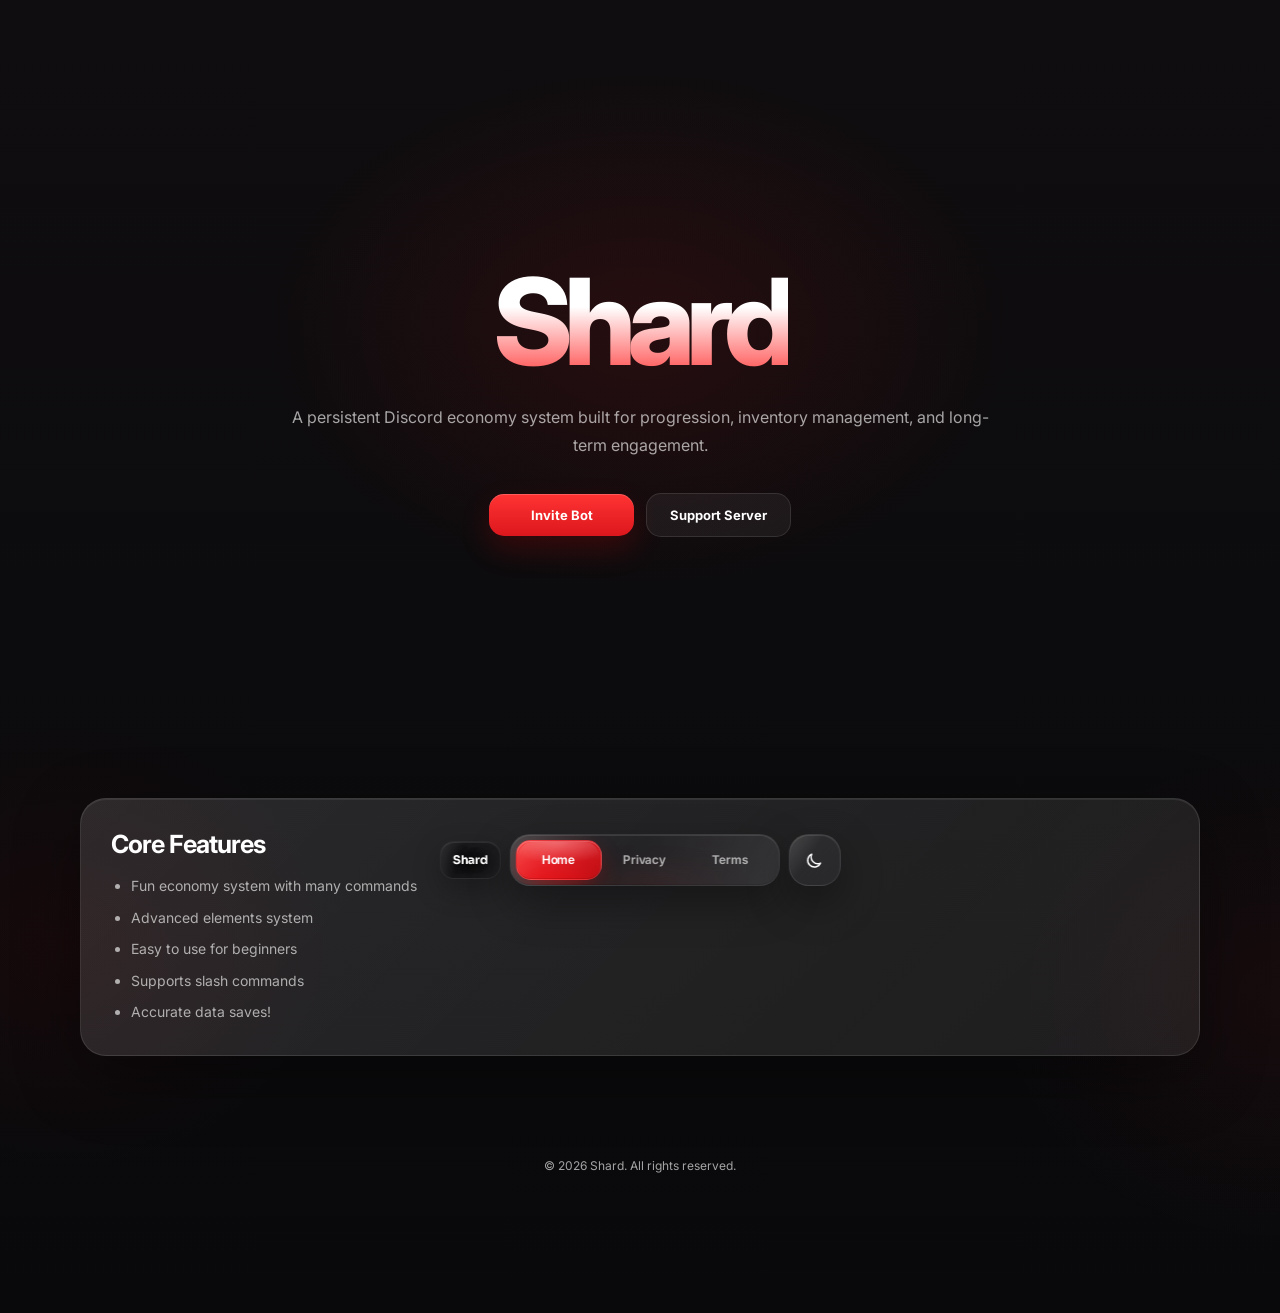
<file: index.html>
<!DOCTYPE html>
<html lang="en">
<head>
<meta charset="UTF-8">
<meta name="viewport" content="width=device-width, initial-scale=1.0">
<title>Shard • Discord Economy Bot</title>
<link rel="stylesheet" href="style.css">
</head>
<body class="">

<div class="container">
<nav class="floating-nav">
    <div class="brand">Shard</div>

    <div class="page-nav" id="pageNav">
        <span class="nav-slider" id="navSlider"></span>

        <a href="index.html" data-page="index.html">Home</a>
        <a href="privacy.html" data-page="privacy.html">Privacy</a>
        <a href="terms.html" data-page="terms.html">Terms</a>
    </div>

    <button class="theme-toggle" id="themeToggle" type="button" aria-label="Toggle theme">
        <span class="theme-icon moon">
            <svg viewBox="0 0 24 24">
                <path d="M20 15.2A8.5 8.5 0 0 1 8.8 4 8.5 8.5 0 1 0 20 15.2Z"/>
            </svg>
        </span>

        <span class="theme-icon sun">
            <svg viewBox="0 0 24 24">
                <circle cx="12" cy="12" r="3.5"/>
                <path d="M12 2V4"/>
                <path d="M12 20V22"/>
                <path d="M4.93 4.93L6.34 6.34"/>
                <path d="M17.66 17.66L19.07 19.07"/>
                <path d="M2 12H4"/>
                <path d="M20 12H22"/>
                <path d="M4.93 19.07L6.34 17.66"/>
                <path d="M17.66 6.34L19.07 4.93"/>
            </svg>
        </span>
    </button>
</nav>

<section class="hero">
    <h1>Shard</h1>
    <p>A persistent Discord economy system built for progression, inventory management, and long-term engagement.</p>

    <div class="buttons">
        <a href="https://discord.com/oauth2/authorize?client_id=1167810483051565056&scope=bot%20applications.commands&permissions=0" class="primary">Invite Bot</a>
        <a href="https://discord.gg/g22FcFpw66" class="secondary">Support Server</a>
    </div>
</section>

<section class="section">
    <div class="card">
        <h2>Core Features</h2>
        <ul>
            <li>Fun economy system with many commands</li>
            <li>Advanced elements system</li>
            <li>Easy to use for beginners</li>
            <li>Supports slash commands</li>
            <li>Accurate data saves!</li>
        </ul>
    </div>
</section>

<div class="footer">
    © 2026 Shard. All rights reserved.
</div>
</div>

<script src="script.js"></script>
</body>
</html>
</file>
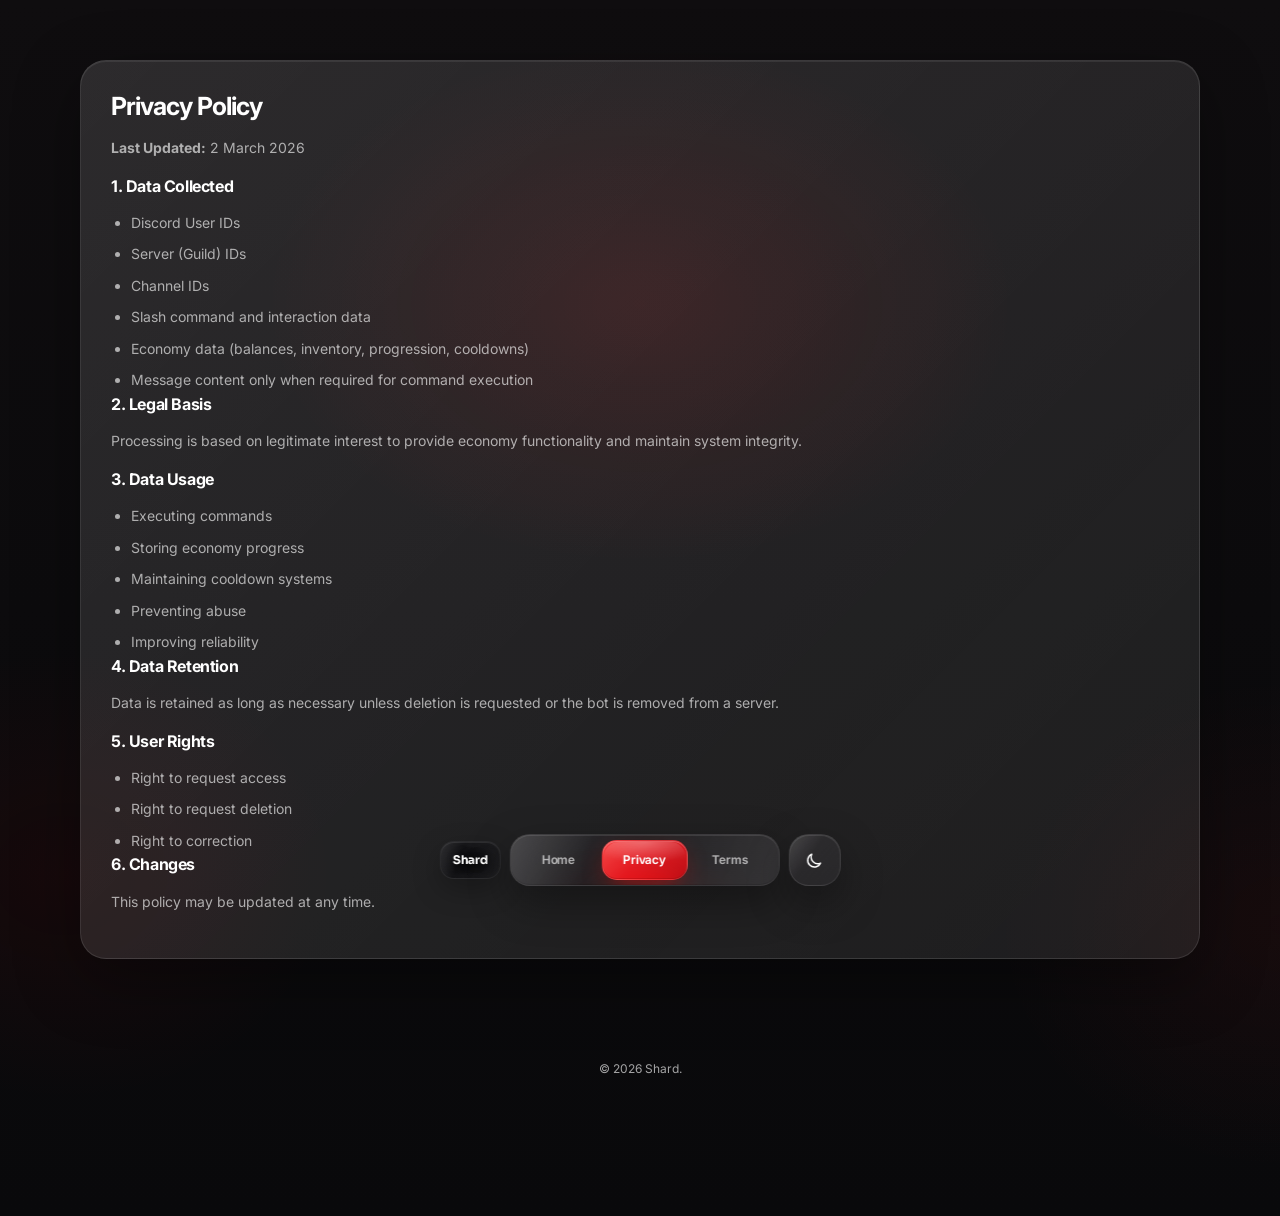
<file: privacy.html>
<!DOCTYPE html>
<html lang="en">
<head>
<meta charset="UTF-8">
<meta name="viewport" content="width=device-width, initial-scale=1.0">
<title>Shard • Privacy Policy</title>
<link rel="stylesheet" href="style.css">
</head>
<body class="">

<div class="container">
<nav class="floating-nav">
    <div class="brand">Shard</div>

    <div class="page-nav" id="pageNav">
        <span class="nav-slider" id="navSlider"></span>

        <a href="index.html" data-page="index.html">Home</a>
        <a href="privacy.html" data-page="privacy.html">Privacy</a>
        <a href="terms.html" data-page="terms.html">Terms</a>
    </div>

    <button class="theme-toggle" id="themeToggle" type="button" aria-label="Toggle theme">
        <span class="theme-icon moon">
            <svg viewBox="0 0 24 24">
                <path d="M20 15.2A8.5 8.5 0 0 1 8.8 4 8.5 8.5 0 1 0 20 15.2Z"/>
            </svg>
        </span>

        <span class="theme-icon sun">
            <svg viewBox="0 0 24 24">
                <circle cx="12" cy="12" r="3.5"/>
                <path d="M12 2V4"/>
                <path d="M12 20V22"/>
                <path d="M4.93 4.93L6.34 6.34"/>
                <path d="M17.66 17.66L19.07 19.07"/>
                <path d="M2 12H4"/>
                <path d="M20 12H22"/>
                <path d="M4.93 19.07L6.34 17.66"/>
                <path d="M17.66 6.34L19.07 4.93"/>
            </svg>
        </span>
    </button>
</nav>

<div class="section">
<div class="card">
<h2>Privacy Policy</h2>
<p><strong>Last Updated:</strong> 2 March 2026</p>

<h3>1. Data Collected</h3>
<ul>
<li>Discord User IDs</li>
<li>Server (Guild) IDs</li>
<li>Channel IDs</li>
<li>Slash command and interaction data</li>
<li>Economy data (balances, inventory, progression, cooldowns)</li>
<li>Message content only when required for command execution</li>
</ul>

<h3>2. Legal Basis</h3>
<p>Processing is based on legitimate interest to provide economy functionality and maintain system integrity.</p>

<h3>3. Data Usage</h3>
<ul>
<li>Executing commands</li>
<li>Storing economy progress</li>
<li>Maintaining cooldown systems</li>
<li>Preventing abuse</li>
<li>Improving reliability</li>
</ul>

<h3>4. Data Retention</h3>
<p>Data is retained as long as necessary unless deletion is requested or the bot is removed from a server.</p>

<h3>5. User Rights</h3>
<ul>
<li>Right to request access</li>
<li>Right to request deletion</li>
<li>Right to correction</li>
</ul>

<h3>6. Changes</h3>
<p>This policy may be updated at any time.</p>
</div>
</div>

<div class="footer">
    © 2026 Shard.
</div>
</div>

<script src="script.js"></script>
</body>
</html>
</file>
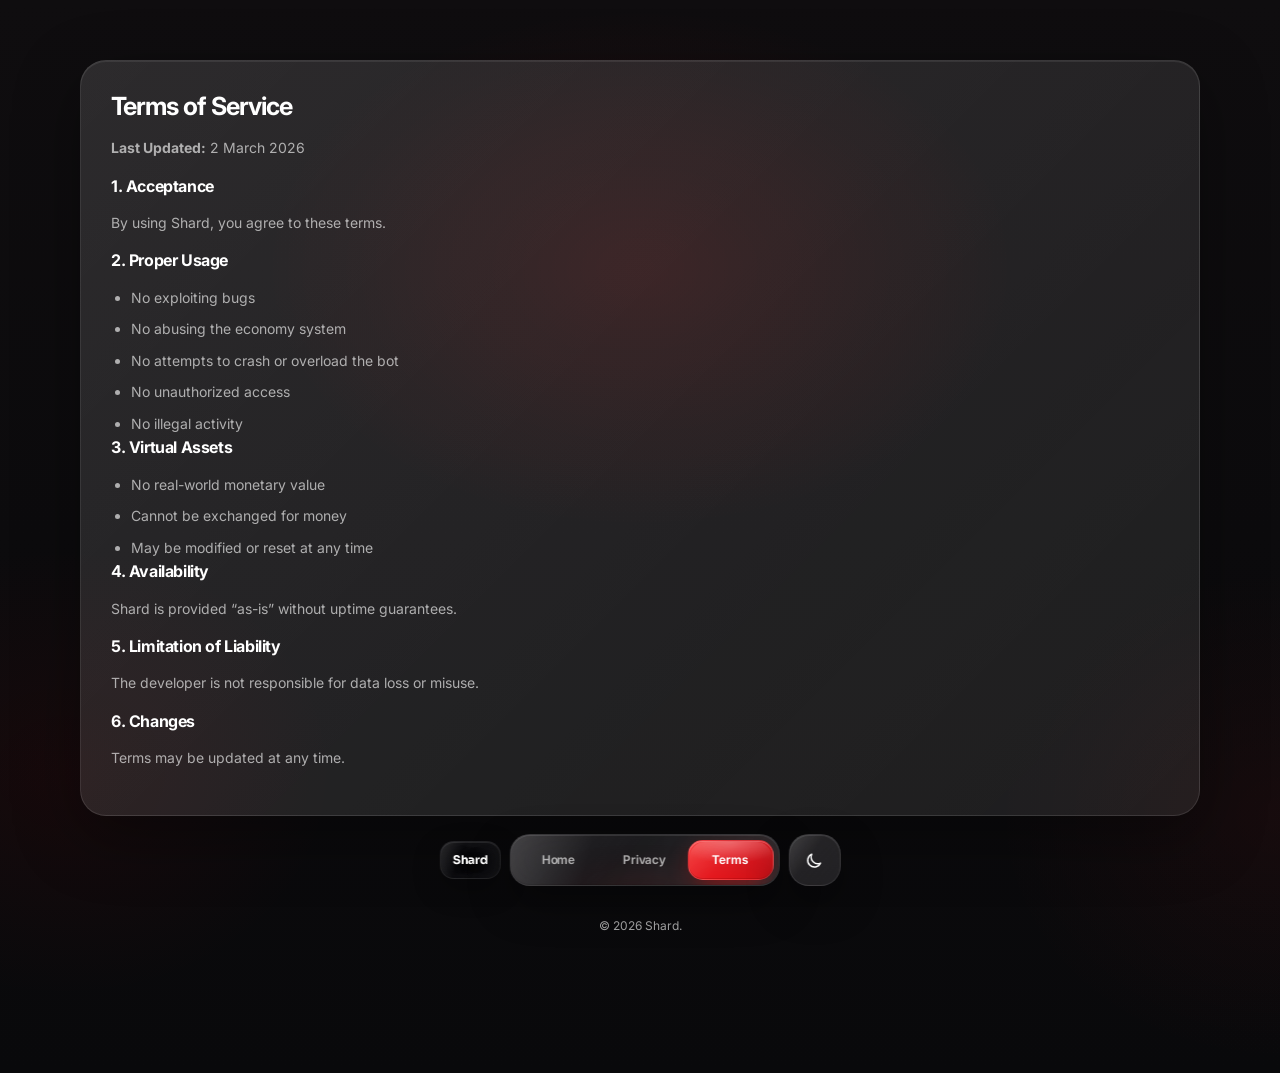
<file: terms.html>
<!DOCTYPE html>
<html lang="en">
<head>
<meta charset="UTF-8">
<meta name="viewport" content="width=device-width, initial-scale=1.0">
<title>Shard • Terms of Service</title>
<link rel="stylesheet" href="style.css">
</head>
<body class="">

<div class="container">
<nav class="floating-nav">
    <div class="brand">Shard</div>

    <div class="page-nav" id="pageNav">
        <span class="nav-slider" id="navSlider"></span>

        <a href="index.html" data-page="index.html">Home</a>
        <a href="privacy.html" data-page="privacy.html">Privacy</a>
        <a href="terms.html" data-page="terms.html">Terms</a>
    </div>

    <button class="theme-toggle" id="themeToggle" type="button" aria-label="Toggle theme">
        <span class="theme-icon moon">
            <svg viewBox="0 0 24 24">
                <path d="M20 15.2A8.5 8.5 0 0 1 8.8 4 8.5 8.5 0 1 0 20 15.2Z"/>
            </svg>
        </span>

        <span class="theme-icon sun">
            <svg viewBox="0 0 24 24">
                <circle cx="12" cy="12" r="3.5"/>
                <path d="M12 2V4"/>
                <path d="M12 20V22"/>
                <path d="M4.93 4.93L6.34 6.34"/>
                <path d="M17.66 17.66L19.07 19.07"/>
                <path d="M2 12H4"/>
                <path d="M20 12H22"/>
                <path d="M4.93 19.07L6.34 17.66"/>
                <path d="M17.66 6.34L19.07 4.93"/>
            </svg>
        </span>
    </button>
</nav>

<div class="section">
<div class="card">
<h2>Terms of Service</h2>
<p><strong>Last Updated:</strong> 2 March 2026</p>

<h3>1. Acceptance</h3>
<p>By using Shard, you agree to these terms.</p>

<h3>2. Proper Usage</h3>
<ul>
<li>No exploiting bugs</li>
<li>No abusing the economy system</li>
<li>No attempts to crash or overload the bot</li>
<li>No unauthorized access</li>
<li>No illegal activity</li>
</ul>

<h3>3. Virtual Assets</h3>
<ul>
<li>No real-world monetary value</li>
<li>Cannot be exchanged for money</li>
<li>May be modified or reset at any time</li>
</ul>

<h3>4. Availability</h3>
<p>Shard is provided “as-is” without uptime guarantees.</p>

<h3>5. Limitation of Liability</h3>
<p>The developer is not responsible for data loss or misuse.</p>

<h3>6. Changes</h3>
<p>Terms may be updated at any time.</p>
</div>
</div>

<div class="footer">
    © 2026 Shard.
</div>
</div>

<script src="script.js"></script>
</body>
</html>
</file>
<file: style.css>
@import url("https://fonts.googleapis.com/css2?family=Inter:wght@400;500;600;700;800&family=Sora:wght@600;700;800&display=swap");

:root {
    --bg: #09090b;
    --bg-2: #0f0d0f;

    --text: #ffffff;
    --text-soft: rgba(255, 255, 255, 0.84);
    --muted: rgba(255, 255, 255, 0.63);

    --card: rgba(255, 255, 255, 0.055);
    --card-hover: rgba(255, 255, 255, 0.075);

    --glass: rgba(24, 23, 26, 0.68);
    --glass-light: rgba(255, 255, 255, 0.075);

    --border: rgba(255, 255, 255, 0.105);
    --border-strong: rgba(255, 255, 255, 0.14);

    --red: #f02028;
    --red-2: #d9141b;
    --red-bright: #ff4b4f;

    --shadow: rgba(0, 0, 0, 0.36);
}

body.light {
    --bg: #171719;
    --bg-2: #202023;

    --text: #f7f7f8;
    --text-soft: rgba(255, 255, 255, 0.86);
    --muted: rgba(255, 255, 255, 0.63);

    --card: rgba(255, 255, 255, 0.075);
    --card-hover: rgba(255, 255, 255, 0.095);

    --glass: rgba(35, 35, 39, 0.76);
    --glass-light: rgba(255, 255, 255, 0.09);

    --border: rgba(255, 255, 255, 0.095);
    --border-strong: rgba(255, 255, 255, 0.13);

    --shadow: rgba(0, 0, 0, 0.25);
}

* {
    box-sizing: border-box;
}

html {
    min-height: 100%;
    background: var(--bg);
    scroll-behavior: smooth;
}

body {
    margin: 0;
    min-height: 100vh;

    font-family:
        "Inter",
        -apple-system,
        BlinkMacSystemFont,
        "SF Pro Display",
        "Segoe UI",
        sans-serif;

    color: var(--text);

    background:
        radial-gradient(
            520px 360px at 50% 25%,
            rgba(255, 25, 25, 0.105),
            transparent 72%
        ),
        radial-gradient(
            360px 300px at 5% 72%,
            rgba(195, 0, 0, 0.065),
            transparent 75%
        ),
        radial-gradient(
            380px 330px at 100% 76%,
            rgba(255, 35, 35, 0.05),
            transparent 75%
        ),
        linear-gradient(
            180deg,
            var(--bg-2),
            var(--bg)
        );

    overflow-x: hidden;

    transition:
        background 0.45s ease,
        color 0.4s ease;
}

body::before {
    content: "";

    position: fixed;
    inset: 0;

    pointer-events: none;
    z-index: -1;

    background:
        radial-gradient(
            460px 300px at 50% 48%,
            rgba(255, 20, 20, 0.065),
            transparent 72%
        );

    filter: blur(32px);
}

a {
    color: inherit;
    text-decoration: none;
}

button {
    font: inherit;
}

/* =========================================================
   CONTAINER
========================================================= */

.container {
    width: min(1120px, calc(100% - 32px));
    margin: 0 auto;

    padding-bottom: 120px;
}

/* =========================================================
   FLOATING NAV
========================================================= */

.floating-nav {
    position: fixed;

    left: 50%;
    bottom: max(14px, env(safe-area-inset-bottom));

    transform: translateX(-50%);

    z-index: 9999;

    display: flex;
    align-items: center;

    gap: 9px;

    width: max-content;

    pointer-events: none;

    opacity: 1;

    animation: none !important;
}

/* =========================================================
   SHARD LABEL
========================================================= */

.brand {
    position: relative;

    display: flex;
    align-items: center;
    justify-content: center;

    height: 38px;

    padding: 0 12px;

    border-radius: 14px;

    overflow: hidden;

    color: #ffffff;

    font-family:
        "Sora",
        "Inter",
        sans-serif;

    font-size: 12px;
    line-height: 1;

    font-weight: 700;
    letter-spacing: -0.025em;

    text-shadow:
        0 2px 6px rgba(0, 0, 0, 0.95),
        0 4px 14px rgba(0, 0, 0, 0.72),
        0 0 12px rgba(0, 0, 0, 0.35);

    background:
        linear-gradient(
            135deg,
            rgba(20, 20, 23, 0.76),
            rgba(12, 12, 15, 0.52)
        );

    border: 1px solid rgba(255, 255, 255, 0.09);

    box-shadow:
        0 10px 28px rgba(0, 0, 0, 0.27),
        inset 0 1px 0 rgba(255, 255, 255, 0.09);

    backdrop-filter:
        blur(16px)
        saturate(155%);

    -webkit-backdrop-filter:
        blur(16px)
        saturate(155%);

    white-space: nowrap;

    pointer-events: none;
}

.brand::before {
    content: "";

    position: absolute;
    inset: 0;

    background:
        linear-gradient(
            110deg,
            rgba(255, 255, 255, 0.1),
            transparent 34%,
            rgba(255, 255, 255, 0.035)
        );

    pointer-events: none;
}

/* =========================================================
   PAGE NAV
========================================================= */

.page-nav {
    --slider-x: 0px;
    --slider-scale-x: 1;
    --slider-scale-y: 1;
    --slider-tilt: 0deg;
    --gloss-x: 50%;

    position: relative;

    width: 270px;
    height: 52px;

    display: grid;
    grid-template-columns: repeat(3, 1fr);

    padding: 5px;

    border-radius: 20px;

    border: 1px solid var(--border);

    background:
        linear-gradient(
            135deg,
            rgba(255, 255, 255, 0.095),
            rgba(255, 255, 255, 0.03) 44%,
            rgba(255, 255, 255, 0.06)
        ),
        var(--glass);

    box-shadow:
        0 16px 42px var(--shadow),
        inset 0 1px 0 rgba(255, 255, 255, 0.105),
        inset 0 -1px 0 rgba(0, 0, 0, 0.15);

    backdrop-filter:
        blur(20px)
        saturate(155%);

    -webkit-backdrop-filter:
        blur(20px)
        saturate(155%);

    overflow: hidden;

    isolation: isolate;

    pointer-events: auto;

    user-select: none;
    -webkit-user-select: none;

    touch-action: pan-y;
}

.page-nav::before {
    content: "";

    position: absolute;
    inset: 0;

    background:
        linear-gradient(
            105deg,
            rgba(255, 255, 255, 0.13),
            transparent 30%,
            rgba(255, 255, 255, 0.02) 55%,
            rgba(255, 255, 255, 0.065)
        );

    pointer-events: none;

    z-index: 0;
}

.page-nav::after {
    content: "";

    position: absolute;

    left: 12%;
    right: 12%;
    bottom: -28px;

    height: 40px;

    border-radius: 50%;

    background:
        radial-gradient(
            ellipse,
            rgba(255, 24, 24, 0.15),
            transparent 70%
        );

    filter: blur(18px);

    pointer-events: none;

    z-index: -1;
}

/* =========================================================
   LIQUID SLIDER
========================================================= */

.nav-slider {
    position: absolute;

    top: 5px;
    left: 5px;

    width: 0;
    height: 40px;

    border-radius: 15px;

    background:
        linear-gradient(
            135deg,
            rgba(255, 70, 70, 0.97),
            rgba(238, 28, 35, 0.94) 46%,
            rgba(199, 15, 21, 0.95)
        );

    border: 1px solid rgba(255, 255, 255, 0.12);

    box-shadow:
        0 8px 22px rgba(255, 0, 0, 0.2),
        inset 0 1px 0 rgba(255, 255, 255, 0.28),
        inset 0 -1px 0 rgba(90, 0, 0, 0.22);

    backdrop-filter:
        blur(10px)
        saturate(180%);

    -webkit-backdrop-filter:
        blur(10px)
        saturate(180%);

    transform:
        translate3d(var(--slider-x), 0, 0)
        rotate(var(--slider-tilt))
        scaleX(var(--slider-scale-x))
        scaleY(var(--slider-scale-y));

    transform-origin: center;

    transition:
        transform
        590ms
        cubic-bezier(0.16, 1.32, 0.25, 1),
        border-radius 300ms ease,
        box-shadow 300ms ease;

    will-change: transform;

    z-index: 2;

    pointer-events: none;
}

.nav-slider::before {
    content: "";

    position: absolute;
    inset: 1px;

    border-radius: inherit;

    background:
        radial-gradient(
            75px 32px at var(--gloss-x) 0%,
            rgba(255, 255, 255, 0.23),
            transparent 68%
        ),
        linear-gradient(
            180deg,
            rgba(255, 255, 255, 0.1),
            transparent 55%
        );

    pointer-events: none;
}

.nav-slider::after {
    content: "";

    position: absolute;

    left: 12%;
    right: 12%;
    bottom: -5px;

    height: 9px;

    border-radius: 50%;

    background:
        rgba(255, 10, 10, 0.35);

    filter: blur(7px);

    pointer-events: none;
}

.page-nav.dragging .nav-slider {
    border-radius: 19px;

    box-shadow:
        0 10px 26px rgba(255, 0, 0, 0.29),
        inset 0 1px 0 rgba(255, 255, 255, 0.3),
        inset 0 -1px 0 rgba(70, 0, 0, 0.2);

    transition: none;
}

/* =========================================================
   NAV LINKS
========================================================= */

.page-nav a {
    position: relative;

    z-index: 5;

    height: 40px;

    display: flex;
    align-items: center;
    justify-content: center;

    border-radius: 14px;

    color: var(--muted);

    font-size: 12px;
    line-height: 1;

    font-weight: 650;

    letter-spacing: -0.015em;

    transition:
        color 0.22s ease,
        transform 0.28s cubic-bezier(0.22, 1, 0.36, 1);
}

.page-nav a.active {
    color: #ffffff;
}

.page-nav a:active {
    transform: scale(0.89);
}

/* =========================================================
   THEME BUTTON
========================================================= */

.theme-toggle {
    position: relative;

    width: 52px;
    height: 52px;

    padding: 0;

    display: flex;
    align-items: center;
    justify-content: center;

    border-radius: 20px;

    border: 1px solid var(--border);

    color: #ffffff;

    background:
        linear-gradient(
            135deg,
            rgba(255, 255, 255, 0.1),
            rgba(255, 255, 255, 0.035)
        ),
        var(--glass);

    box-shadow:
        0 16px 42px var(--shadow),
        inset 0 1px 0 rgba(255, 255, 255, 0.1);

    backdrop-filter:
        blur(20px)
        saturate(155%);

    -webkit-backdrop-filter:
        blur(20px)
        saturate(155%);

    cursor: pointer;

    overflow: hidden;

    pointer-events: auto;

    -webkit-tap-highlight-color: transparent;

    transition:
        transform 220ms
        cubic-bezier(0.22, 1, 0.36, 1);
}

.theme-toggle::before {
    content: "";

    position: absolute;
    inset: 0;

    background:
        linear-gradient(
            125deg,
            rgba(255, 255, 255, 0.11),
            transparent 42%,
            rgba(255, 255, 255, 0.035)
        );

    pointer-events: none;
}

.theme-toggle:active {
    transform: scale(0.9);
}

.theme-icon {
    position: absolute;

    width: 20px;
    height: 20px;

    display: flex;
    align-items: center;
    justify-content: center;

    transition:
        opacity 300ms ease,
        transform 480ms cubic-bezier(0.22, 1, 0.36, 1);
}

.theme-icon svg {
    width: 19px;
    height: 19px;

    fill: none;

    stroke: currentColor;

    stroke-width: 1.8;

    stroke-linecap: round;
    stroke-linejoin: round;
}

.theme-icon.moon {
    opacity: 1;
    transform: scale(1) rotate(0deg);
}

.theme-icon.sun {
    opacity: 0;
    transform: scale(0.55) rotate(-65deg);
}

body.light .theme-icon.moon {
    opacity: 0;
    transform: scale(0.55) rotate(65deg);
}

body.light .theme-icon.sun {
    opacity: 1;
    transform: scale(1) rotate(0deg);
}

/* =========================================================
   HERO
========================================================= */

.hero {
    min-height: 82vh;

    display: flex;
    flex-direction: column;
    align-items: center;
    justify-content: center;

    padding: 125px 0 60px;

    text-align: center;

    animation:
        heroEnter
        850ms
        cubic-bezier(0.22, 1, 0.36, 1)
        both;
}

.hero h1 {
    margin: 0;

    font-size:
        clamp(
            68px,
            11vw,
            120px
        );

    line-height: 0.94;

    font-weight: 800;

    letter-spacing: -0.075em;

    background:
        linear-gradient(
            180deg,
            #ffffff 0%,
            #ffffff 36%,
            #ff4747 100%
        );

    -webkit-background-clip: text;
    background-clip: text;

    color: transparent;

    animation:
        titleEnter
        900ms
        cubic-bezier(0.22, 1, 0.36, 1)
        both;
}

.hero p {
    max-width: 720px;

    margin: 25px auto 0;

    color: var(--muted);

    font-size: 16px;
    line-height: 1.75;

    animation:
        fadeUp
        750ms
        120ms
        cubic-bezier(0.22, 1, 0.36, 1)
        both;
}

.buttons {
    display: flex;
    align-items: center;
    justify-content: center;

    flex-wrap: wrap;

    gap: 12px;

    margin-top: 34px;

    animation:
        fadeUp
        760ms
        200ms
        cubic-bezier(0.22, 1, 0.36, 1)
        both;
}

.primary,
.secondary {
    min-width: 145px;

    display: inline-flex;
    align-items: center;
    justify-content: center;

    padding: 13px 21px;

    border-radius: 15px;

    font-size: 13px;
    font-weight: 700;

    transition:
        transform 320ms cubic-bezier(0.22, 1, 0.36, 1),
        box-shadow 320ms ease;
}

.primary {
    color: #ffffff;

    background:
        linear-gradient(
            180deg,
            #ff3333,
            #dc171d
        );

    box-shadow:
        0 13px 30px rgba(255, 0, 0, 0.17),
        inset 0 1px 0 rgba(255, 255, 255, 0.2);
}

.secondary {
    color: var(--text);

    background: var(--card);

    border: 1px solid var(--border);

    backdrop-filter: blur(12px);
    -webkit-backdrop-filter: blur(12px);
}

.primary:hover,
.secondary:hover {
    transform: translateY(-3px);

    box-shadow:
        0 15px 34px rgba(0, 0, 0, 0.16);
}

.primary:active,
.secondary:active {
    transform: translateY(1px) scale(0.97);
}

/* =========================================================
   SECTIONS / CARDS
========================================================= */

.section {
    padding: 60px 0;

    animation:
        sectionEnter
        800ms
        cubic-bezier(0.22, 1, 0.36, 1)
        both;
}

.legal-section {
    padding-top: 135px;
}

.card {
    position: relative;

    padding: 30px;

    border-radius: 26px;

    border: 1px solid var(--border);

    background:
        linear-gradient(
            135deg,
            rgba(255, 255, 255, 0.075),
            rgba(255, 255, 255, 0.025)
        ),
        var(--card);

    box-shadow:
        0 20px 65px var(--shadow),
        inset 0 1px 0 rgba(255, 255, 255, 0.075);

    backdrop-filter:
        blur(18px)
        saturate(135%);

    -webkit-backdrop-filter:
        blur(18px)
        saturate(135%);

    transition:
        transform 350ms cubic-bezier(0.22, 1, 0.36, 1),
        background 350ms ease,
        border-color 350ms ease;
}

.card:hover {
    transform: translateY(-2px);

    background:
        linear-gradient(
            135deg,
            rgba(255, 255, 255, 0.09),
            rgba(255, 255, 255, 0.03)
        ),
        var(--card-hover);
}

.card h2 {
    margin: 0 0 15px;

    font-size: 25px;
    line-height: 1.2;

    letter-spacing: -0.04em;
}

.card h3 {
    margin: 0;

    font-size: 16px;
    line-height: 1.4;

    letter-spacing: -0.025em;
}

.card p,
.card li {
    color: var(--muted);

    font-size: 14px;
    line-height: 1.75;
}

.card ul {
    margin: 14px 0 0;
    padding-left: 20px;
}

.card li + li {
    margin-top: 7px;
}

.legal-card {
    max-width: 900px;
    margin: 0 auto;
}

.last-updated {
    margin-top: 0;
}

.legal-block {
    padding-top: 27px;
}

.legal-block + .legal-block {
    margin-top: 28px;

    border-top: 1px solid var(--border);
}

.legal-block p {
    margin: 10px 0 0;
}

/* =========================================================
   SCROLL REVEALS
========================================================= */

.reveal {
    opacity: 0;

    transform:
        translateY(22px)
        scale(0.992);

    transition:
        opacity 700ms cubic-bezier(0.22, 1, 0.36, 1),
        transform 700ms cubic-bezier(0.22, 1, 0.36, 1);
}

.reveal.revealed {
    opacity: 1;

    transform:
        translateY(0)
        scale(1);
}

/* =========================================================
   FOOTER
========================================================= */

.footer {
    padding: 42px 0 20px;

    color: var(--muted);

    text-align: center;

    font-size: 12px;

    animation:
        fadeUp
        800ms
        260ms
        cubic-bezier(0.22, 1, 0.36, 1)
        both;
}

/* =========================================================
   KEYFRAMES
========================================================= */

@keyframes heroEnter {
    from {
        opacity: 0;

        transform:
            translateY(24px)
            scale(0.985);
    }

    to {
        opacity: 1;

        transform:
            translateY(0)
            scale(1);
    }
}

@keyframes titleEnter {
    from {
        opacity: 0;

        transform:
            translateY(25px)
            scale(0.95);

        filter: blur(8px);
    }

    to {
        opacity: 1;

        transform:
            translateY(0)
            scale(1);

        filter: blur(0);
    }
}

@keyframes sectionEnter {
    from {
        opacity: 0;

        transform:
            translateY(20px);
    }

    to {
        opacity: 1;

        transform:
            translateY(0);
    }
}

@keyframes fadeUp {
    from {
        opacity: 0;

        transform:
            translateY(15px);
    }

    to {
        opacity: 1;

        transform:
            translateY(0);
    }
}

/* =========================================================
   SIMPLE THEME TRANSITION
========================================================= */

.theme-flash {
    position: fixed;

    inset: 0;

    z-index: 100000;

    pointer-events: none;

    background:
        radial-gradient(
            circle at var(--theme-x) var(--theme-y),
            rgba(255, 255, 255, 0.16),
            transparent 22%
        ),
        var(--theme-color);

    opacity: 0;

    animation:
        themeFlash
        430ms
        cubic-bezier(0.22, 1, 0.36, 1)
        forwards;
}

@keyframes themeFlash {
    0% {
        opacity: 0;
    }

    18% {
        opacity: 0.34;
    }

    55% {
        opacity: 0.14;
    }

    100% {
        opacity: 0;
    }
}

/* =========================================================
   RIPPLE
========================================================= */

.ripple {
    position: absolute;

    width: 24px;
    height: 24px;

    border-radius: 50%;

    pointer-events: none;

    background:
        rgba(255, 255, 255, 0.2);

    transform:
        translate(-50%, -50%)
        scale(0);

    animation:
        rippleOut
        560ms
        cubic-bezier(0.22, 1, 0.36, 1)
        forwards;
}

@keyframes rippleOut {
    to {
        opacity: 0;

        transform:
            translate(-50%, -50%)
            scale(12);
    }
}

/* =========================================================
   MOBILE
========================================================= */

@media (max-width: 700px) {
    .container {
        width: calc(100% - 22px);
        padding-bottom: 105px;
    }

    .floating-nav {
        gap: 7px;

        bottom:
            max(
                10px,
                env(safe-area-inset-bottom)
            );
    }

    .brand {
        display: none;
    }

    .page-nav {
        width: 230px;
        height: 47px;

        padding: 5px;

        border-radius: 18px;
    }

    .nav-slider {
        top: 5px;
        left: 5px;

        height: 35px;

        border-radius: 13px;
    }

    .page-nav a {
        height: 35px;

        border-radius: 13px;

        font-size: 11px;
    }

    .theme-toggle {
        width: 47px;
        height: 47px;

        border-radius: 18px;
    }

    .theme-icon,
    .theme-icon svg {
        width: 18px;
        height: 18px;
    }

    .hero {
        min-height: 77vh;

        padding:
            105px 0 55px;
    }

    .hero h1 {
        font-size:
            clamp(
                64px,
                19vw,
                100px
            );
    }

    .hero p {
        margin-top: 20px;

        font-size: 14px;
        line-height: 1.7;
    }

    .buttons {
        width: 100%;
        margin-top: 28px;
    }

    .primary,
    .secondary {
        width: 100%;
    }

    .section {
        padding: 40px 0;
    }

    .legal-section {
        padding-top: 95px;
    }

    .card {
        padding: 23px;

        border-radius: 22px;
    }

    .card h2 {
        font-size: 22px;
    }
}

@media (prefers-reduced-motion: reduce) {
    *,
    *::before,
    *::after {
        animation-duration: 1ms !important;
        animation-iteration-count: 1 !important;
        transition-duration: 1ms !important;
    }
}
</file>
